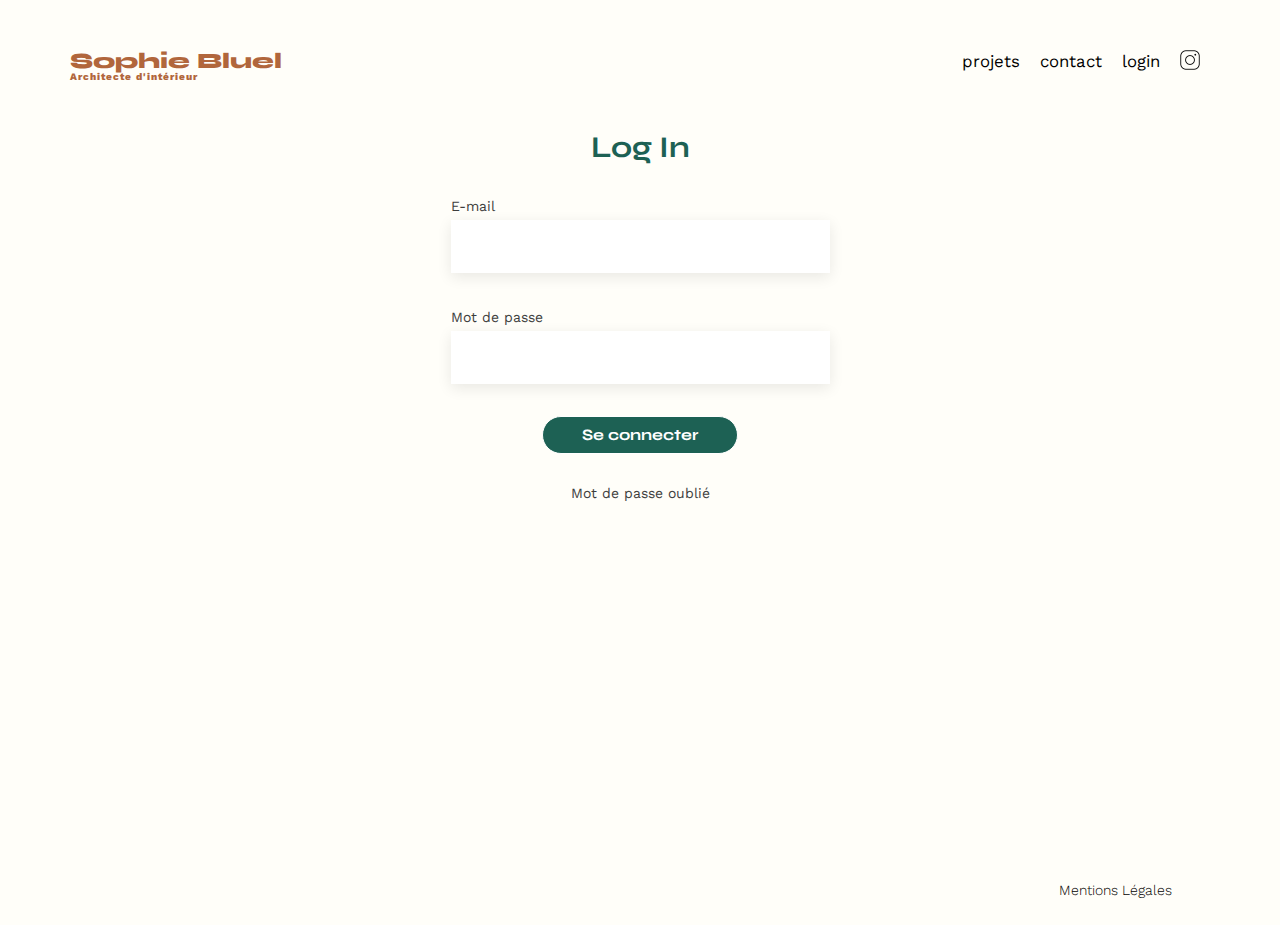
<file: FrontEnd/login.html>
<!DOCTYPE html>
<html lang="fr">

<head>
    <meta charset="UTF-8">
    <title>Sophie Bluel - Architecte d'intérieur</title>
    <meta name="viewport" content="width=device-width, initial-scale=1.0">
    <link rel="preconnect" href="https://fonts.googleapis.com">
    <link rel="preconnect" href="https://fonts.gstatic.com" crossorigin>
    <link href="https://fonts.googleapis.com/css2?family=Syne:wght@700;800&family=Work+Sans&display=swap"
        rel="stylesheet">
    <meta name="description" content="">
    <link rel="stylesheet" href="./assets/style.css">
    
</head>

<body>
    <div class="main-container">
    <header>
        <h1>Sophie Bluel <span>Architecte d'intérieur</span></h1>
        <nav>
            <ul>
                <li>projets</li>
                <li>contact</li>
                <li>login</li>
                <li><img src="./assets/icons/instagram.png" alt="Instagram" class="instagram"></li>
            </ul>
        </nav>
    </header>
    <main>
        <div class="login_container">
            <h2>Log In</h2>
            <div class="login">
                <form id="form">
                    <label for="Email">E-mail</label><input id="email" type="email" name="Email">
                    <label for="Password">Mot de passe</label><input id="password" type="password" name="Password">
                    <button class="button_connexion" type="submit">Se connecter</button>
                </form>
                <a href="">Mot de passe oublié</a>
            </div>
        </div>
    </main>

    <footer>
        <nav>
            <ul>
                <li>Mentions Légales</li>
            </ul>
        </nav>
    </footer>
    <script src="scripts/login.js" defer></script>
</div>
</body>

</html>
</file>
<file: FrontEnd/assets/style.css>
/* http://meyerweb.com/eric/tools/css/reset/
   v2.0 | 20110126
   License: none (public domain)
*/

html, body, div, span, applet, object, iframe,
h1, h2, h3, h4, h5, h6, p, blockquote, pre,
a, abbr, acronym, address, big, cite, code,
del, dfn, em, img, ins, kbd, q, s, samp,
small, strike, strong, sub, sup, tt, var,
b, u, i, center,
dl, dt, dd, ol, ul, li,
fieldset, form, label, legend,
table, caption, tbody, tfoot, thead, tr, th, td,
article, aside, canvas, details, embed,
figure, figcaption, footer, header, hgroup,
menu, nav, output, ruby, section, summary,
time, mark, audio, video, button {
	margin: 0;
	padding: 0;
	border: 0;
	font-size: 100%;
	font: inherit;
	vertical-align: baseline;
}
/* HTML5 display-role reset for older browsers */
article, aside, details, figcaption, figure,
footer, header, hgroup, menu, nav, section {
	display: block;
}

body {
	line-height: 1;
	background-color: #fffef9;
}

a {
	text-decoration: none;
	color: black;
}

ol, ul {
	list-style: none;
}
blockquote, q {
	quotes: none;
}
blockquote:before, blockquote:after,
q:before, q:after {
	content: '';
	content: none;
}
table {
	border-collapse: collapse;
	border-spacing: 0;
}
/** end reset css**/

.main-container {
	margin:auto;
	max-width: 1140px;
}

body {
	margin:auto;
	font-family: 'Work Sans' ;
	font-size: 14px;
}
header {
	display: flex;
	justify-content: space-between;
	margin: 50px 0
}

section {
	margin: 50px 0
}

h1{
	display: flex;
	flex-direction: column;
	font-family: 'Syne';
	font-size: 22px;
	font-weight: 800;
	color: #B1663C
}

h1 > span {
	font-family: 'Work Sans';
	font-size:10px;
	letter-spacing: 0.1em;
;
}

h2{
	font-family: 'Syne';
	font-weight: 700;
	font-size: 30px;
	color: #1D6154
}
nav ul {
	display: flex;
	align-items: center;
	list-style-type: none;

}
nav li {
	padding: 0 10px;
	font-size: 1.2em;
}

.instagram {
	width: 20px;

}

li:hover {
	color: #B1663C;
}
#introduction {
	display: flex;
	align-items: center;
}
#introduction figure {
	flex: 1
}
#introduction img {
	display: block;
	margin: auto;
	width: 80%;
}

#introduction article {
	flex: 1
}
#introduction h2 {
	margin-bottom: 1em;
}

#introduction p {
	margin-bottom: 0.5em;
}
#portfolio h2 {
	text-align: center;
}


/* // Ajout CSS pour les boutons //  */

.button_container {
	margin-top: 51px;
	margin-bottom: 51px;
	display: flex;
	justify-content: center;
}

button {
	border-radius: 20px;
	margin-right: 15px;
	font-size:16px;
	color: #1d6154;
	padding: 9px 14px 9px 14px;
	border : 1px solid #1d6154;
	background-color:#fffef9;
	cursor: pointer;
	font-family: 'Syne';
}

button:hover {
	background-color: #1d6154;
	color: white;
}

.hidden_button {
	padding-bottom: 0;
	margin-top: 0;
}

.gallery {
	width: 100%;
	display: grid;
	grid-template-columns: 1fr 1fr 1fr;
	grid-column-gap: 20px;
	grid-row-gap: 20px;
}

.gallery img {
	width: 100%;
	max-height: 490px;
}


#contact {
	width: 50%;
margin: auto;
}
#contact > * {
	text-align: center;

}
#contact h2{
	margin-bottom: 20px;
}
#contact form {
	text-align: left;
	margin-top:30px;
	display: flex;
	flex-direction: column;
}

#contact input {
	height: 50px;
	font-size: 1.2em;
	border: none;
	box-shadow: 0px 4px 14px rgba(0, 0, 0, 0.09);
}
#contact label {
	margin: 2em 0 1em 0;
}
#contact textarea {
	border: none;
	box-shadow: 0px 4px 14px rgba(0, 0, 0, 0.09);
}

input[type="submit"]{
	font-family: 'Syne';
	font-weight: 700;
	color: white;
	background-color: #1D6154;
	margin : 2em auto ;
	width: 180px;
	text-align: center;
	border-radius: 60px;
	cursor: pointer;
}

input[type="submit"]:hover {
	background-color:#0e2f28;
}

footer nav ul {
	display: flex;
	justify-content: flex-end;
	margin: 2em
}

footer nav ul li {
	font-size: 14px;
	font-weight: 300;
}

/* Style page login */

.login_container {
	display: flex;
	flex-direction: column;
	justify-content: center;
	align-items: center;
}

.login label {
	display: flex;
	margin-top: 37px;
	margin-bottom: 7px;
	width: 379px;
}

form input {
	height: 51px;
	border: none;
	box-shadow: 0px 4px 14px 0px #00000017;
}

.button_connexion, .button-add-photo, .button-validation {
	margin-top: 30px;
	border: solid 1px;
	padding: 10px 39px;
	font-family: 'Syne';
	font-weight: 700;
	color: white;
	background-color: #1D6154;
	margin : 2em auto ;
	border-radius: 60px;
	display: flex;
}

.button_connexion:hover, .button-add-photo:hover, .button-validation:hover {
	background-color: #0e2f28;
}

.login {
	margin-bottom: 355px;
}

.login label {
	color: #3d3d3d;
}
.login form {
	display: flex;
	flex-direction: column;
}

.login a {
	display: flex;
	justify-content: center;
	color: #3d3d3d;
}

.login a:hover {
	text-decoration:underline;
}

/* Style Admin page */

.admin-mode {
	display: flex;
	justify-content: center;
	text-align: center;
	padding-top: 19.5px;
	padding-bottom: 20.5px;
	background-color: black;
}

.admin-mode i {
	padding-right: 11px;
}

.edit-button {
	font-family: 'Work Sans';
	background-color: black;
	color: white;
	border: none;
}

.edit-button:hover {
	background-color: black;
}

.modif-button{
	border: none;
	font-family: 'Work Sans';
	color: black;
	margin-left: 31px;
	background-color: #fffef9;
	position: absolute;
	left: calc(57% + 10px); /* Positionne le bouton à droite du titre */
  top: 50%; /* Centre verticalement */
  transform: translateY(-50%); /* Déplace le bouton verticalement pour le centrer */
}

.modif-button:hover {
	background-color: #fffef9;
	color: black;
}

.project {
display: flex;
justify-content: center;
align-items: center;
margin: auto;
margin-top: 139px;
position: relative;
}

.logout {
	cursor: pointer;
}


/* Style de la première modale */

.modal, .modal2 {
	position: fixed;	
	display: flex;
	align-items: center;
	justify-content: center;
	top: 0;
	left: 0;
	width: 100%;
	height: 100%;
	background: rgba(0, 0, 0,0.4);
	visibility: hidden;
}

.modal-container {
	overflow: auto;
	background-color: white;
	width: 560px;
	max-height: calc(100vh - 20px);
	padding-top: 50px;
	border-radius: 10px;
	padding-left: 90px;
	padding-right: 90px;
	position: relative;
}

.modal-title {
	font-family:'Work Sans';
	color: black;
	font-size: 26px;
	padding-bottom:15px ;
}

.line {
	height: 1px;
	background-color: #B3B3B3;
	margin-top: 50px;
}

.modal-gallery {
	width: 100%;
	display: grid;
	grid-template-columns: 1fr 1fr 1fr 1fr 1fr;
	grid-column-gap: 9px;
	grid-row-gap: 25px;
}

.work-image {
	width: 100%;
	max-height: 135px;
}

.xmark {
	position: absolute;
	top: 32px;
	right: 35px;
	font-size: 16px;
	cursor: pointer;
}

/* Style de la deuxième modale */

.modal2 .modal-container {
	display: flex;
	align-items: center;
	flex-direction: column;
}

.modal2 .fa-image {
	font-size: 74px;
	color: #b9c5cc;
}

.modal2 p {
	color: #444444;
	font-size: 10px;
}

.modal2 label {
	font-size: 12px;
	font-weight: 500;
	cursor: pointer;
}

.add-button {
	background-color: #cbd6dc;
	width: 173px;
	height: 36px;
	display: flex;
	justify-content: center;
	align-items: center;
	border-radius:50px ;
	cursor: pointer;
}

.add-img {
	background-color: #e7f1f6;
	width: 420px;
	height: 169px;

	justify-content: center;
	align-items: center;
	border-radius: 3px;
	color: #306685;
	display: flex;
	flex-direction: column;
	gap: 10px;
}

.add-input {
	display: none;
}

.form-add {
	display: flex;
	flex-direction: column;
	width: 420px;
	margin-top: 10px;
}

.form-add input {
	margin-top: 10px;
	margin-bottom: 21px;
}

.form-add label {
	margin-top:21px ;
	color: #3d3d3d;
}  

.button-validation {
	width: 237px;
	justify-content: center;
}

.button-validation-wait {
	background-color: #a7a7a7;
}

.modal2 .line {
	height: 1px;
  background-color: #B3B3B3;
  width: 420px;
} 

#categorie { 
	margin-top: 10px;
	height: 51px;
	width:420px ;
	border: none;
	box-shadow: 0px 4px 14px 0px #00000017; 
	position: relative;
	border-right: 20px solid transparent;
	color: #6c6c6c;
}

#image {
	width: auto;
	height:100%;
	overflow: hidden;
	display: none;
} 

/* Corbeille sur image */

.modal-gallery figure {
	position: relative;
}

.trash-background {
	height: 17px;
	width: 17px;
	background-color: black;
	position: absolute;
	top: 7px;
	right: 5px;
	border-radius: 2px;
	display: flex;
	justify-content: center;
	align-items: center;
	cursor: pointer;
}

.trash {
	position: relative;
	color: white;
	font-size: 12px;

}
</file>
